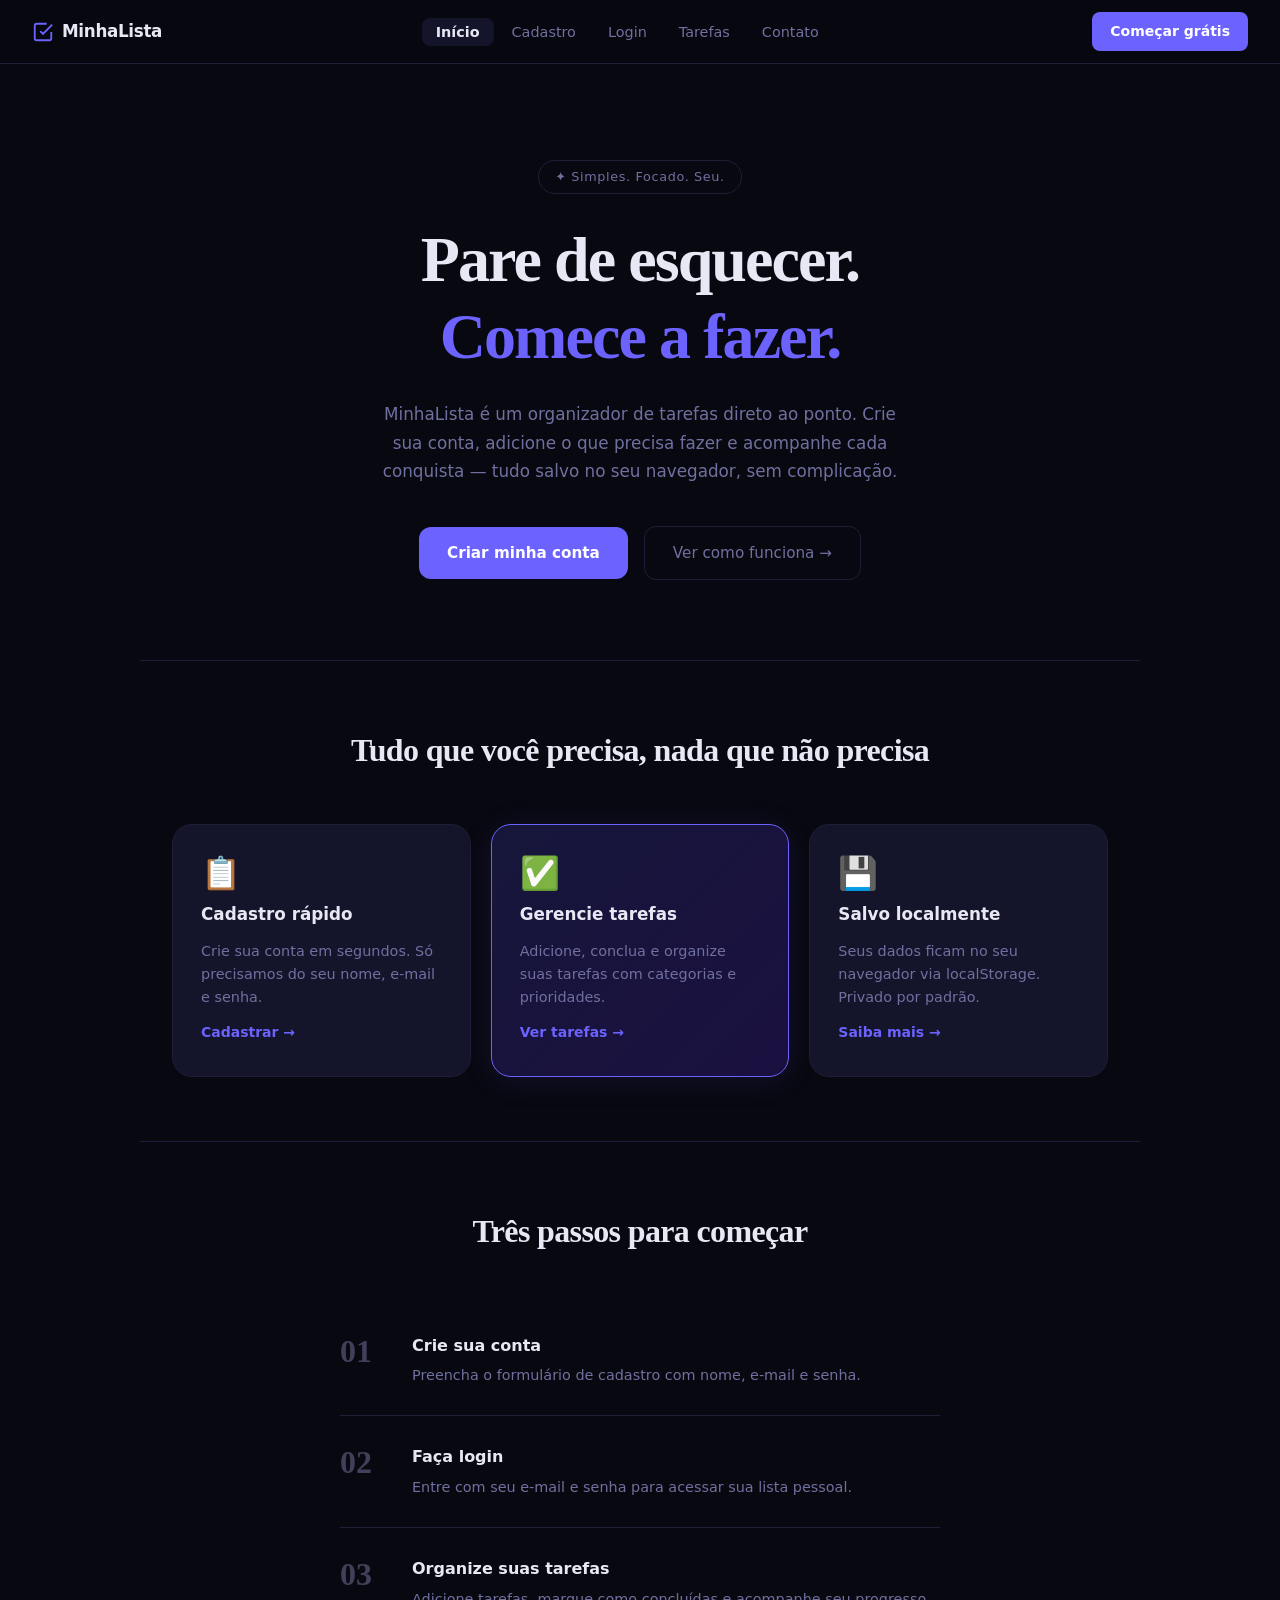
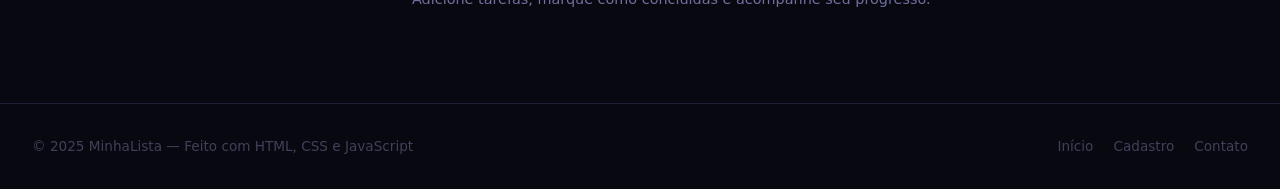
<file: index.html>
<!DOCTYPE html>
<html lang="pt-BR">
  <head>
    <meta charset="UTF-8" />
    <meta name="viewport" content="width=device-width, initial-scale=1.0" />
    <title>MinhaLista — Organize sua vida</title>
    <link rel="stylesheet" href="CSS/style.css" />
  </head>

  <body>

    <!--
      =============================================
      NAVBAR (barra de navegação)
      Fica no topo de TODAS as páginas.
      O <nav> é uma tag semântica: diz ao browser
      que este bloco é um menu de navegação.
      =============================================
    -->
    <nav class="navbar">

      <!-- Logo / nome do site -->
      <a href="index.html" class="nav-logo">
        <!-- Ícone SVG inline: não precisa de imagem externa -->
        <svg width="22" height="22" viewBox="0 0 24 24" fill="none" stroke="currentColor" stroke-width="2">
          <path d="M9 11l3 3L22 4"/>
          <path d="M21 12v7a2 2 0 01-2 2H5a2 2 0 01-2-2V5a2 2 0 012-2h11"/>
        </svg>
        MinhaLista
      </a>

      <!--
        Links de navegação.
        class="ativo" marca qual página está aberta —
        o CSS vai destacar esse link visualmente.
      -->
      <ul class="nav-links">
        <li><a href="index.html" class="ativo">Início</a></li>
        <li><a href="cadastro.html">Cadastro</a></li>
        <li><a href="login.html">Login</a></li>
        <li><a href="tarefas.html">Tarefas</a></li>
        <li><a href="contato.html">Contato</a></li>
      </ul>

      <!-- Botão de ação principal no canto direito -->
      <a href="cadastro.html" class="btn-nav">Começar grátis</a>

    </nav>


    <!--
      =============================================
      HERO SECTION
      A primeira coisa que o usuário vê.
      É o "cartão de visitas" do site.
      =============================================
    -->
    <section class="hero">

      <!-- Etiqueta decorativa acima do título -->
      <span class="hero-badge">✦ Simples. Focado. Seu.</span>

      <h1 class="hero-titulo">
        Pare de esquecer.<br/>
        <span class="destaque">Comece a fazer.</span>
      </h1>

      <p class="hero-descricao">
        MinhaLista é um organizador de tarefas direto ao ponto.
        Crie sua conta, adicione o que precisa fazer e acompanhe
        cada conquista — tudo salvo no seu navegador, sem complicação.
      </p>

      <!-- Dois botões: ação primária e secundária -->
      <div class="hero-acoes">
        <a href="cadastro.html" class="btn-primario">Criar minha conta</a>
        <a href="tarefas.html" class="btn-secundario">Ver como funciona →</a>
      </div>

    </section>


    <!--
      =============================================
      SEÇÃO DE FUNCIONALIDADES (Cards)
      Explica o que o site oferece.
      Usamos um grid de 3 colunas.
      =============================================
    -->
    <section class="funcionalidades">

      <h2 class="secao-titulo">Tudo que você precisa, nada que não precisa</h2>

      <!--
        O .grid-cards usa CSS Grid:
        diferente do Flexbox (1 dimensão),
        o Grid organiza em linhas E colunas ao mesmo tempo.
      -->
      <div class="grid-cards">

        <div class="card-feature">
          <div class="card-icone">📋</div>
          <h3>Cadastro rápido</h3>
          <p>Crie sua conta em segundos. Só precisamos do seu nome, e-mail e senha.</p>
          <a href="index.html" class="card-link">Cadastrar →</a>
        </div>

        <div class="card-feature destaque-card">
          <!-- class="destaque-card" deixa este card visualmente diferente -->
          <div class="card-icone">✅</div>
          <h3>Gerencie tarefas</h3>
          <p>Adicione, conclua e organize suas tarefas com categorias e prioridades.</p>
          <a href="tarefas.html" class="card-link">Ver tarefas →</a>
        </div>

        <div class="card-feature">
          <div class="card-icone">💾</div>
          <h3>Salvo localmente</h3>
          <p>Seus dados ficam no seu navegador via localStorage. Privado por padrão.</p>
          <a href="contato.html" class="card-link">Saiba mais →</a>
        </div>

      </div>
    </section>


    <!--
      =============================================
      SEÇÃO "COMO FUNCIONA" (passos numerados)
      =============================================
    -->
    <section class="como-funciona">

      <h2 class="secao-titulo">Três passos para começar</h2>

      <ol class="passos">
        <!--
          <ol> = ordered list (lista ordenada)
          <li> = list item (item da lista)
        -->
        <li class="passo">
          <span class="passo-num">01</span>
          <div>
            <h3>Crie sua conta</h3>
            <p>Preencha o formulário de cadastro com nome, e-mail e senha.</p>
          </div>
        </li>

        <li class="passo">
          <span class="passo-num">02</span>
          <div>
            <h3>Faça login</h3>
            <p>Entre com seu e-mail e senha para acessar sua lista pessoal.</p>
          </div>
        </li>

        <li class="passo">
          <span class="passo-num">03</span>
          <div>
            <h3>Organize suas tarefas</h3>
            <p>Adicione tarefas, marque como concluídas e acompanhe seu progresso.</p>
          </div>
        </li>
      </ol>

    </section>


    <!--
      =============================================
      FOOTER (rodapé)
      Aparece no final de todas as páginas.
      =============================================
    -->
    <footer class="footer">
      <p>© 2025 MinhaLista — Feito com HTML, CSS e JavaScript</p>
      <nav class="footer-links">
        <a href="index.html">Início</a>
        <a href="cadastro.html">Cadastro</a>
        <a href="contato.html">Contato</a>
      </nav>
    </footer>


    <script src="JavaScript/script.js"></script>
  </body>
</html>
</file>
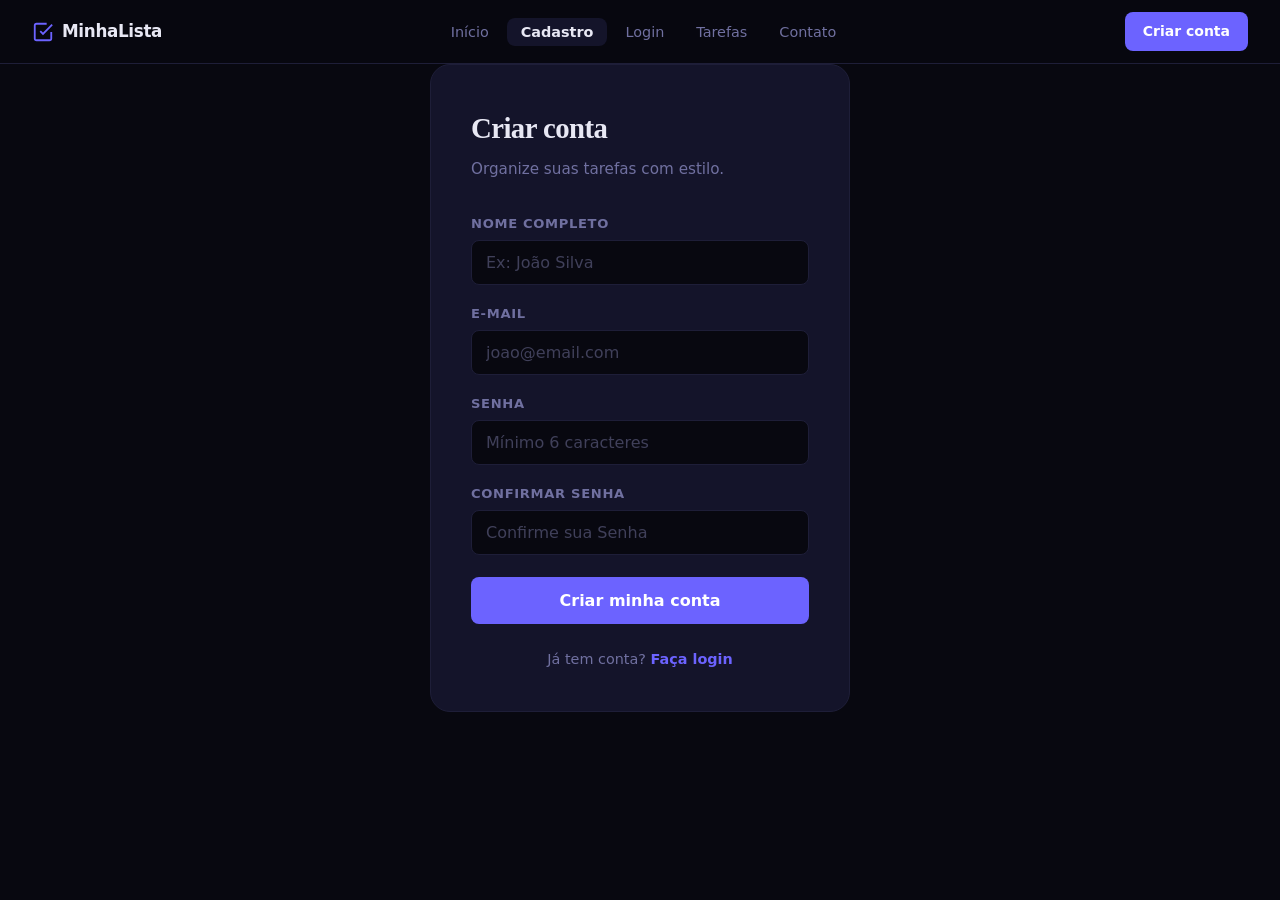
<file: cadastro.html>
<!DOCTYPE html>
<html lang="pt-BR">
  <head>
    <meta charset="UTF-8" />

    <meta name="viewport" content="width=device-width, initial-scale=1.0" />

    <title>Cadastro — MinhaLista</title>

    <link rel="stylesheet" href="CSS/style.css" />
  </head>

  <body>

    <nav class="navbar">

      <!--
        A logo agora é um <a href="index.html">.
        Qualquer elemento pode virar link — basta
        envolver com <a href="...">.
      -->
      <a href="index.html" class="nav-logo">
        <svg width="22" height="22" viewBox="0 0 24 24" fill="none"
             stroke="currentColor" stroke-width="2">
          <path d="M9 11l3 3L22 4"/>
          <path d="M21 12v7a2 2 0 01-2 2H5a2 2 0 01-2-2V5a2 2 0 012-2h11"/>
        </svg>
        MinhaLista
      </a>

      <ul class="nav-links">
        <li><a href="index.html">Início</a></li>
        <li><a href="cadastro.html">Cadastro</a></li>
        <li><a href="login.html">Login</a></li>
        <li><a href="tarefas.html">Tarefas</a></li>
        <li><a href="contato.html">Contato</a></li>
      </ul>

      <a href="cadastro.html" class="btn-nav">Criar conta</a>

    </nav>

    <main class="card">
      <h1>Criar conta</h1>

      <p class="subtitulo">Organize suas tarefas com estilo.</p>

      <form id="formCadastro">
        <div class="campo">
          <label for="nome">Nome completo</label>

          <input
            type="text"
            id="nome"
            name="nome"
            placeholder="Ex: João Silva"
            required
          />
        </div>

        <div class="campo">
          <label for="email">E-mail</label>
          <input
            type="email"
            id="email"
            name="email"
            placeholder="joao@email.com"
            required
          />
        </div>

        <div class="campo">
          <label for="senha">Senha</label>
          <input
            type="password"
            id="senha"
            name="senha"
            placeholder="Mínimo 6 caracteres"
            minlength="6"
            required
          />
        </div>
        
        <div class="campo">
            <label for="confirmar-senha">Confirmar Senha</label>
            <input 
                type="password" 
                id="confirmar-senha"
                name="confirmar-senha"
                placeholder="Confirme sua Senha"
                minlength="6"
                required
            />
        </div>

        <button type="submit">Criar minha conta</button>
      </form>

      <p class="rodape-form">
        Já tem conta?
        <a href="login.html">Faça login</a>
      </p>
    </main>

    <script src="JavaScript/script.js"></script>
  </body>
</html>
</file>
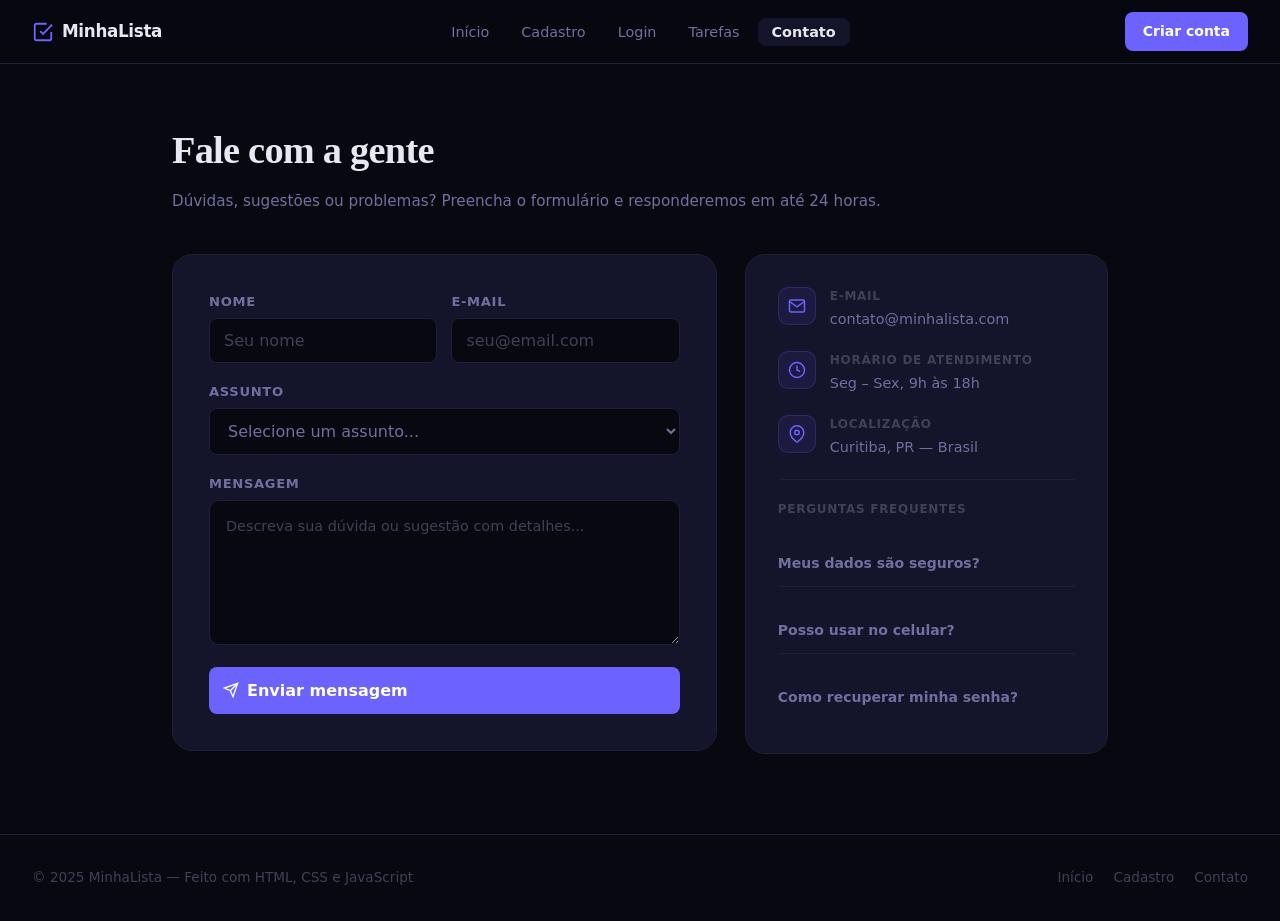
<file: contato.html>
<!DOCTYPE html>
<html lang="pt-BR">
  <head>
    <meta charset="UTF-8" />
    <meta name="viewport" content="width=device-width, initial-scale=1.0" />
    <title>Contato — MinhaLista</title>
    <link rel="stylesheet" href="CSS/style.css" />
  </head>

  <body>

    <nav class="navbar">
      <a href="index.html" class="nav-logo">
        <svg width="22" height="22" viewBox="0 0 24 24" fill="none"
             stroke="currentColor" stroke-width="2">
          <path d="M9 11l3 3L22 4"/>
          <path d="M21 12v7a2 2 0 01-2 2H5a2 2 0 01-2-2V5a2 2 0 012-2h11"/>
        </svg>
        MinhaLista
      </a>

      <ul class="nav-links">
        <li><a href="index.html">Início</a></li>
        <li><a href="cadastro.html">Cadastro</a></li>
        <li><a href="login.html">Login</a></li>
        <li><a href="tarefas.html">Tarefas</a></li>
        <li><a href="contato.html">Contato</a></li>
      </ul>

      <a href="cadastro.html" class="btn-nav">Criar conta</a>
    </nav>


    <main class="contato-main">

      <!-- CABEÇALHO DA PÁGINA -->
      <div class="contato-header">
        <h1 class="contato-titulo">Fale com a gente</h1>
        <p class="subtitulo">
          Dúvidas, sugestões ou problemas? Preencha o formulário
          e responderemos em até 24 horas.
        </p>
      </div>


      <!-- GRID: formulário à esquerda, informações à direita -->
      <div class="contato-grid">

        <!-- =============================================
             FORMULÁRIO DE CONTATO
             id="formContato" — o JS processa o envio.
             ============================================= -->
        <div class="contato-card">

          <!--
            Alerta de sucesso: oculto por padrão.
            O JS exibe após o "envio" do formulário.
          -->
          <div class="alerta-sucesso" id="alertaSucesso" style="display: none">
            <svg width="18" height="18" viewBox="0 0 24 24" fill="none"
                 stroke="currentColor" stroke-width="2.5">
              <polyline points="20 6 9 17 4 12"/>
            </svg>
            Mensagem enviada! Entraremos em contato em breve.
          </div>

          <form id="formContato">

            <!-- Linha com dois campos lado a lado -->
            <div class="contato-linha-dupla">
              <div class="campo">
                <label for="contatoNome">Nome</label>
                <input
                  type="text"
                  id="contatoNome"
                  placeholder="Seu nome"
                  required
                />
              </div>

              <div class="campo">
                <label for="contatoEmail">E-mail</label>
                <input
                  type="email"
                  id="contatoEmail"
                  placeholder="seu@email.com"
                  required
                />
              </div>
            </div>

            <div class="campo">
              <label for="contatoAssunto">Assunto</label>
              <!--
                <select> com categorias de assunto.
                Ajuda a organizar os chamados recebidos.
              -->
              <select id="contatoAssunto">
                <option value="">Selecione um assunto...</option>
                <option value="duvida">Dúvida geral</option>
                <option value="bug">Reportar um problema</option>
                <option value="sugestao">Sugestão de melhoria</option>
                <option value="outro">Outro</option>
              </select>
            </div>

            <div class="campo">
              <label for="contatoMensagem">Mensagem</label>
              <textarea
                id="contatoMensagem"
                rows="5"
                placeholder="Descreva sua dúvida ou sugestão com detalhes..."
                required
              ></textarea>
            </div>

            <button type="submit" class="btn-enviar">
              <svg width="16" height="16" viewBox="0 0 24 24" fill="none"
                   stroke="currentColor" stroke-width="2">
                <line x1="22" y1="2" x2="11" y2="13"/>
                <polygon points="22 2 15 22 11 13 2 9 22 2"/>
              </svg>
              Enviar mensagem
            </button>

          </form>

        </div>


        <!-- =============================================
             COLUNA DE INFORMAÇÕES
             Dados de contato e links úteis.
             ============================================= -->
        <aside class="contato-info">

          <!-- Cada bloco de informação -->
          <div class="info-bloco">
            <div class="info-icone">
              <svg width="18" height="18" viewBox="0 0 24 24" fill="none"
                   stroke="currentColor" stroke-width="2">
                <path d="M4 4h16c1.1 0 2 .9 2 2v12c0 1.1-.9 2-2 2H4c-1.1 0-2-.9-2-2V6c0-1.1.9-2 2-2z"/>
                <polyline points="22,6 12,13 2,6"/>
              </svg>
            </div>
            <div>
              <p class="info-titulo">E-mail</p>
              <p class="info-valor">contato@minhalista.com</p>
            </div>
          </div>

          <div class="info-bloco">
            <div class="info-icone">
              <svg width="18" height="18" viewBox="0 0 24 24" fill="none"
                   stroke="currentColor" stroke-width="2">
                <circle cx="12" cy="12" r="10"/>
                <polyline points="12 6 12 12 16 14"/>
              </svg>
            </div>
            <div>
              <p class="info-titulo">Horário de atendimento</p>
              <p class="info-valor">Seg – Sex, 9h às 18h</p>
            </div>
          </div>

          <div class="info-bloco">
            <div class="info-icone">
              <svg width="18" height="18" viewBox="0 0 24 24" fill="none"
                   stroke="currentColor" stroke-width="2">
                <path d="M21 10c0 7-9 13-9 13s-9-6-9-13a9 9 0 0118 0z"/>
                <circle cx="12" cy="10" r="3"/>
              </svg>
            </div>
            <div>
              <p class="info-titulo">Localização</p>
              <p class="info-valor">Curitiba, PR — Brasil</p>
            </div>
          </div>

          <!-- Divisor -->
          <hr class="detalhe-divisor" />

          <!-- FAQ rápido -->
          <p class="info-faq-titulo">Perguntas frequentes</p>

          <!--
            <details> + <summary>: elemento nativo do HTML para
            conteúdo expansível (accordion).
            Não precisa de JavaScript — o browser faz tudo.
          -->
          <details class="faq-item">
            <summary>Meus dados são seguros?</summary>
            <p>
              Todos os dados ficam salvos localmente no seu navegador
              via localStorage. Nada é enviado para servidores externos.
            </p>
          </details>

          <details class="faq-item">
            <summary>Posso usar no celular?</summary>
            <p>
              Sim! O MinhaLista é responsivo e funciona bem em
              qualquer tamanho de tela.
            </p>
          </details>

          <details class="faq-item">
            <summary>Como recuperar minha senha?</summary>
            <p>
              Como os dados são locais, não há recuperação automática.
              Se esqueceu a senha, entre em contato conosco.
            </p>
          </details>

        </aside>

      </div>

    </main>


    <!-- FOOTER -->
    <footer class="footer">
      <p>© 2025 MinhaLista — Feito com HTML, CSS e JavaScript</p>
      <nav class="footer-links">
        <a href="index.html">Início</a>
        <a href="cadastro.html">Cadastro</a>
        <a href="contato.html">Contato</a>
      </nav>
    </footer>


    <script src="JavaScript/script.js"></script>
  </body>
</html>
</file>
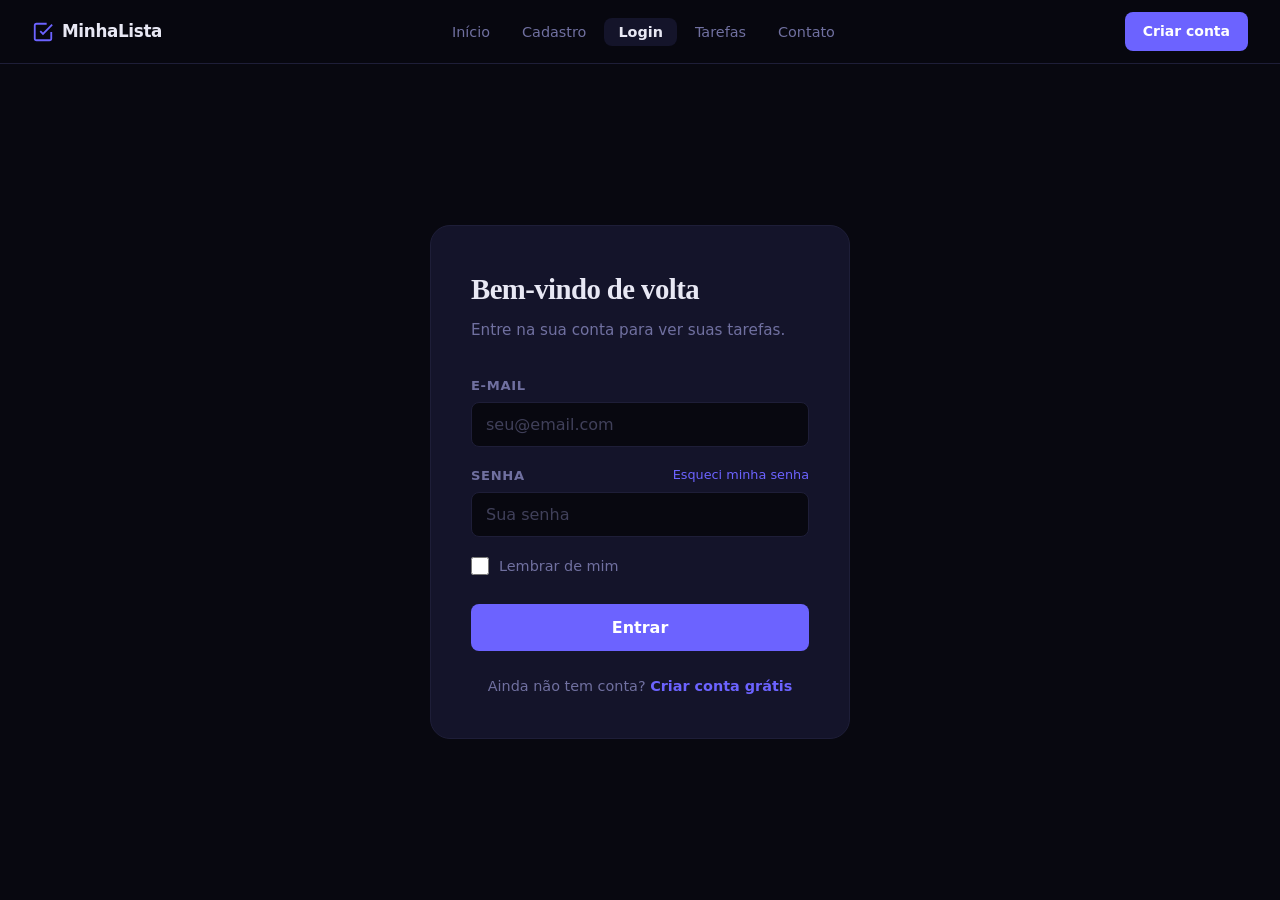
<file: detalhes.html>
<!DOCTYPE html>
<html lang="pt-BR">
  <head>
    <meta charset="UTF-8" />
    <meta name="viewport" content="width=device-width, initial-scale=1.0" />
    <title>Detalhes da Tarefa — MinhaLista</title>
    <link rel="stylesheet" href="CSS/style.css" />
  </head>

  <body>

    <nav class="navbar">
      <a href="index.html" class="nav-logo">
        <svg width="22" height="22" viewBox="0 0 24 24" fill="none"
             stroke="currentColor" stroke-width="2">
          <path d="M9 11l3 3L22 4"/>
          <path d="M21 12v7a2 2 0 01-2 2H5a2 2 0 01-2-2V5a2 2 0 012-2h11"/>
        </svg>
        MinhaLista
      </a>

      <ul class="nav-links">
        <li><a href="index.html">Início</a></li>
        <li><a href="cadastro.html">Cadastro</a></li>
        <li><a href="login.html">Login</a></li>
        <li><a href="tarefas.html">Tarefas</a></li>
        <li><a href="contato.html">Contato</a></li>
      </ul>

      <button class="btn-nav btn-sair" id="btnSair">Sair</button>
    </nav>


    <main class="detalhe-main">

      <!--
        BOTÃO VOLTAR
        <a> estilizado como botão, leva de volta para tarefas.html.
        Útil para o usuário não precisar usar o botão do navegador.
      -->
      <a href="tarefas.html" class="btn-voltar">
        <!-- Seta para esquerda em SVG -->
        <svg width="16" height="16" viewBox="0 0 24 24" fill="none"
             stroke="currentColor" stroke-width="2">
          <polyline points="15 18 9 12 15 6"/>
        </svg>
        Voltar para tarefas
      </a>


      <!--
        CARD DE DETALHES
        id="detalheCard": o JS vai preencher este bloco
        com os dados da tarefa selecionada.
        Começa oculto — só aparece após o JS carregar os dados.
      -->
      <div class="detalhe-card" id="detalheCard" style="display: none">

        <!-- Cabeçalho: badge de prioridade + status -->
        <div class="detalhe-topo">
          <!--
            id="detalhePrioridade": o JS injeta a classe
            de cor correta (prioridade-normal, etc.)
          -->
          <span class="tarefa-prioridade" id="detalhePrioridade"></span>
          <span class="detalhe-status" id="detalheStatus"></span>
        </div>

        <!-- Título da tarefa -->
        <h1 class="detalhe-titulo" id="detalheTitulo"></h1>

        <!-- Meta-informações em linha -->
        <div class="detalhe-meta">
          <span class="meta-item">
            <!-- Ícone calendário -->
            <svg width="14" height="14" viewBox="0 0 24 24" fill="none"
                 stroke="currentColor" stroke-width="2">
              <rect x="3" y="4" width="18" height="18" rx="2"/>
              <line x1="16" y1="2" x2="16" y2="6"/>
              <line x1="8" y1="2" x2="8" y2="6"/>
              <line x1="3" y1="10" x2="21" y2="10"/>
            </svg>
            Criada em <strong id="detalheCriadaEm"></strong>
          </span>

          <span class="meta-item">
            <!-- Ícone ID -->
            <svg width="14" height="14" viewBox="0 0 24 24" fill="none"
                 stroke="currentColor" stroke-width="2">
              <circle cx="12" cy="12" r="10"/>
              <line x1="12" y1="8" x2="12" y2="12"/>
              <line x1="12" y1="16" x2="12.01" y2="16"/>
            </svg>
            ID: <strong id="detalheId"></strong>
          </span>
        </div>

        <!-- Separador visual -->
        <hr class="detalhe-divisor" />

        <!--
          SEÇÃO DE ANOTAÇÕES
          Campo de texto livre para o usuário escrever mais sobre a tarefa.
          O conteúdo é salvo no localStorage junto com a tarefa.
        -->
        <div class="detalhe-secao">
          <label for="detalheAnotacoes" class="detalhe-secao-titulo">
            <!-- Ícone lápis -->
            <svg width="14" height="14" viewBox="0 0 24 24" fill="none"
                 stroke="currentColor" stroke-width="2">
              <path d="M11 4H4a2 2 0 00-2 2v14a2 2 0 002 2h14a2 2 0 002-2v-7"/>
              <path d="M18.5 2.5a2.121 2.121 0 013 3L12 15l-4 1 1-4 9.5-9.5z"/>
            </svg>
            Anotações
          </label>
          <!--
            <textarea>: campo de texto de múltiplas linhas.
            rows="5" define a altura inicial visível.
            resize: vertical no CSS permite redimensionar só verticalmente.
          -->
          <textarea
            id="detalheAnotacoes"
            rows="5"
            placeholder="Adicione detalhes, links, observações..."
          ></textarea>
        </div>


        <!-- AÇÕES: botões de concluir e deletar -->
        <div class="detalhe-acoes">

          <!--
            Botão de concluir/reabrir.
            O JS troca o texto e a aparência conforme o estado.
          -->
          <button class="btn-concluir" id="btnConcluir">
            <svg width="16" height="16" viewBox="0 0 24 24" fill="none"
                 stroke="currentColor" stroke-width="2.5">
              <polyline points="20 6 9 17 4 12"/>
            </svg>
            Marcar como concluída
          </button>

          <!-- Botão salvar anotações -->
          <button class="btn-salvar-notas" id="btnSalvarNotas">
            <svg width="16" height="16" viewBox="0 0 24 24" fill="none"
                 stroke="currentColor" stroke-width="2">
              <path d="M19 21H5a2 2 0 01-2-2V5a2 2 0 012-2h11l5 5v11a2 2 0 01-2 2z"/>
              <polyline points="17 21 17 13 7 13 7 21"/>
              <polyline points="7 3 7 8 15 8"/>
            </svg>
            Salvar anotações
          </button>

          <!-- Botão deletar — separado visualmente pois é destrutivo -->
          <button class="btn-deletar-detalhe" id="btnDeletarDetalhe">
            <svg width="16" height="16" viewBox="0 0 24 24" fill="none"
                 stroke="currentColor" stroke-width="2">
              <polyline points="3 6 5 6 21 6"/>
              <path d="M19 6l-1 14H6L5 6"/>
              <path d="M10 11v6M14 11v6"/>
            </svg>
            Deletar tarefa
          </button>

        </div>

      </div>


      <!--
        ESTADO DE ERRO
        Mostrado quando nenhuma tarefa foi encontrada.
        Começa oculto — o JS exibe se necessário.
      -->
      <div class="detalhe-erro" id="detalheErro" style="display: none">
        <span class="estado-vazio-icone">🔍</span>
        <p>Tarefa não encontrada.</p>
        <a href="tarefas.html" class="btn-primario" style="margin-top: 16px; display: inline-block">
          Ver todas as tarefas
        </a>
      </div>

    </main>


    <script src="JavaScript/script.js"></script>
  </body>
</html>
</file>
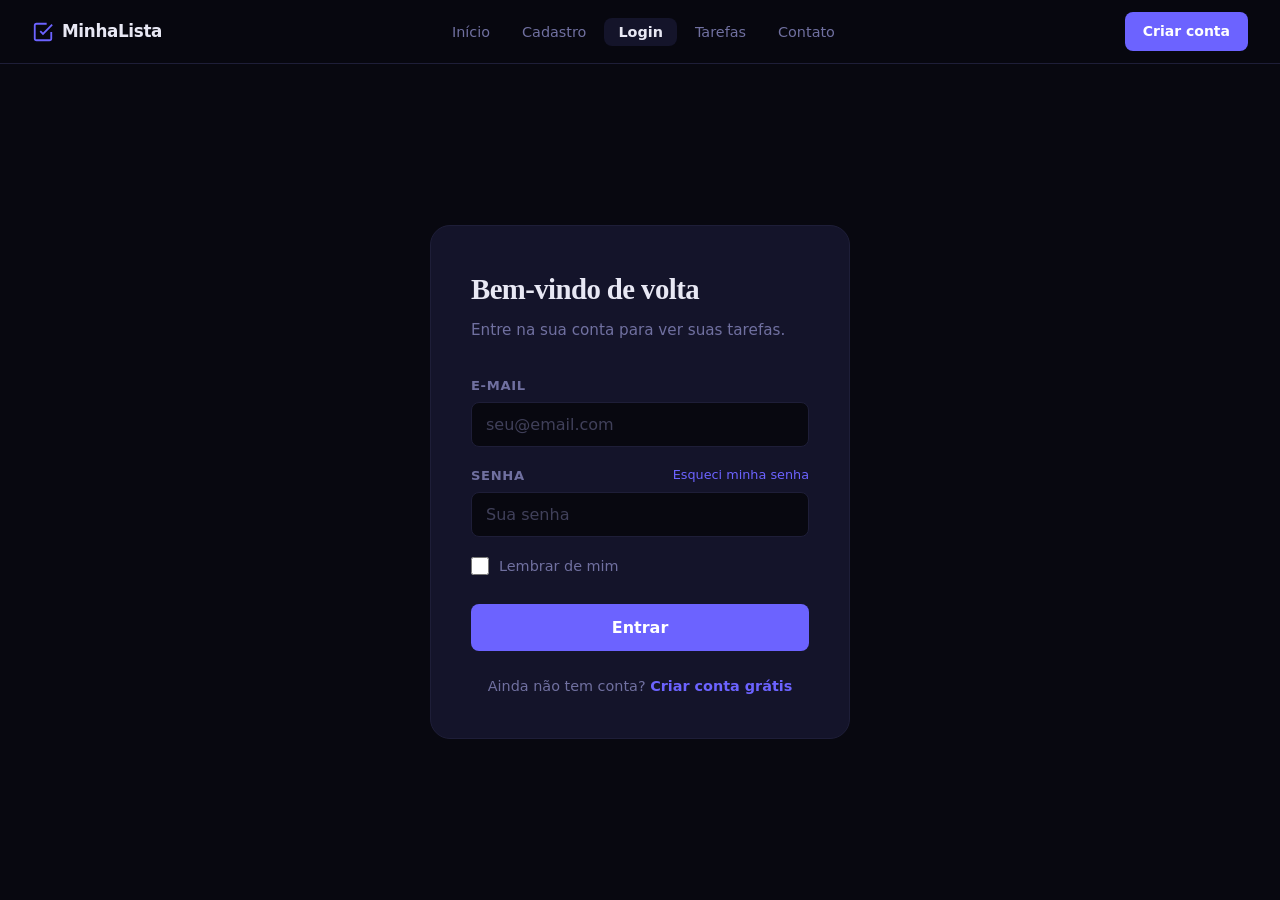
<file: login.html>
<!DOCTYPE html>
<html lang="pt-BR">
  <head>
    <meta charset="UTF-8" />
    <meta name="viewport" content="width=device-width, initial-scale=1.0" />
    <title>Login — MinhaLista</title>
    <link rel="stylesheet" href="CSS/style.css" />
  </head>

  <body>

    <!--
      =============================================
      NAVBAR
      Igual à index.html — o link "ativo" muda por JS.
      A logo é um link para a página inicial (index.html).
      =============================================
    -->
    <nav class="navbar">

      <!--
        A logo agora é um <a href="index.html">.
        Qualquer elemento pode virar link — basta
        envolver com <a href="...">.
      -->
      <a href="index.html" class="nav-logo">
        <svg width="22" height="22" viewBox="0 0 24 24" fill="none"
             stroke="currentColor" stroke-width="2">
          <path d="M9 11l3 3L22 4"/>
          <path d="M21 12v7a2 2 0 01-2 2H5a2 2 0 01-2-2V5a2 2 0 012-2h11"/>
        </svg>
        MinhaLista
      </a>

      <ul class="nav-links">
        <li><a href="index.html">Início</a></li>
        <li><a href="cadastro.html">Cadastro</a></li>
        <li><a href="login.html">Login</a></li>
        <li><a href="tarefas.html">Tarefas</a></li>
        <li><a href="contato.html">Contato</a></li>
      </ul>

      <a href="cadastro.html" class="btn-nav">Criar conta</a>

    </nav>


    <!--
      =============================================
      CONTEÚDO PRINCIPAL
      .pagina-form centraliza o card na tela.
      Definido no CSS/style.css.
      =============================================
    -->
    <main class="pagina-form">

      <div class="card">

        <h1>Bem-vindo de volta</h1>
        <p class="subtitulo">Entre na sua conta para ver suas tarefas.</p>

        <!--
          FORMULÁRIO DE LOGIN
          id="formLogin" — o script.js vai identificar
          este formulário pelo ID e adicionar o evento.
        -->
        <form id="formLogin">

          <div class="campo">
            <label for="email">E-mail</label>
            <input
              type="email"
              id="email"
              name="email"
              placeholder="seu@email.com"
              required
              autocomplete="email"
            />
            <!--
              autocomplete="email": diz ao navegador que
              pode sugerir e-mails já usados antes.
            -->
          </div>

          <div class="campo">
            <label for="senha">
              Senha
              <!--
                Link "Esqueci" alinhado à direita do label.
                É um link que no futuro levaria a outra página.
              -->
              <a href="#" class="label-link">Esqueci minha senha</a>
            </label>
            <input
              type="password"
              id="senha"
              name="senha"
              placeholder="Sua senha"
              required
              autocomplete="current-password"
            />
          </div>

          <!--
            CHECKBOX "lembrar de mim"
            Introduz o tipo input diferente: checkbox.
            .campo-inline usa flex em linha (não coluna).
          -->
          <div class="campo-inline">
            <input type="checkbox" id="lembrar" name="lembrar" />
            <!--
              O label abaixo está FORA do .campo normal.
              O "for" ainda vincula ao checkbox pelo id.
            -->
            <label for="lembrar" class="label-checkbox">
              Lembrar de mim
            </label>
          </div>

          <button type="submit">Entrar</button>

        </form>

        <!-- Rodapé do card: link para cadastro -->
        <p class="rodape-form">
          Ainda não tem conta?
          <a href="cadastro.html">Criar conta grátis</a>
        </p>

      </div>

    </main>


    <!--
      Caminho atualizado: JavaScript/script.js
      O script fica no final do body — garante que
      todo o HTML acima já foi lido pelo browser.
    -->
    <script src="JavaScript/script.js"></script>
  </body>
</html>
</file>
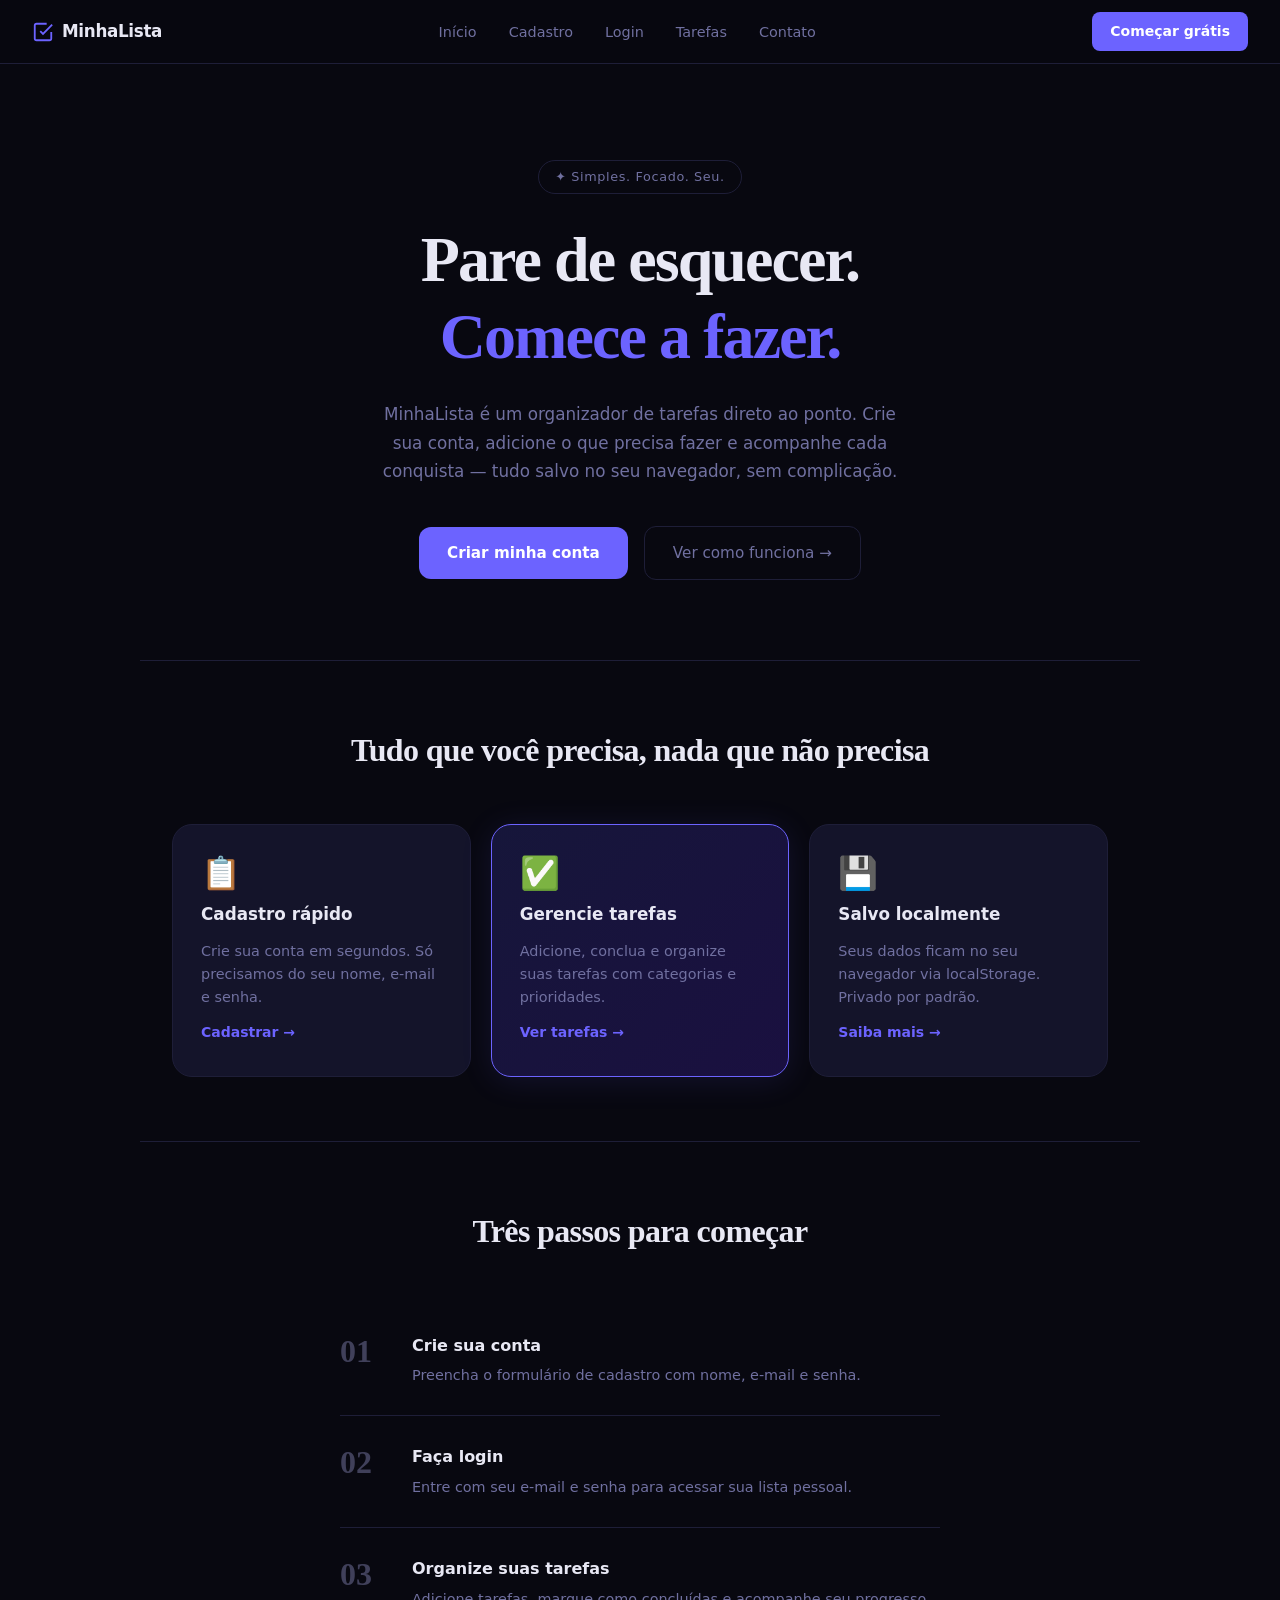
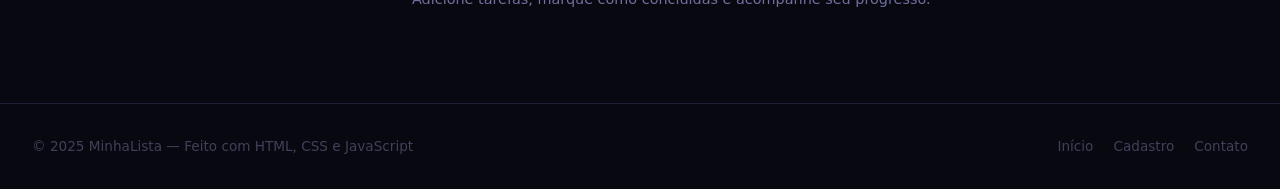
<file: main.html>
<!DOCTYPE html>
<html lang="pt-BR">
  <head>
    <meta charset="UTF-8" />
    <meta name="viewport" content="width=device-width, initial-scale=1.0" />
    <title>MinhaLista — Organize sua vida</title>
    <link rel="stylesheet" href="CSS/style.css" />
  </head>

  <body>

    <!--
      =============================================
      NAVBAR (barra de navegação)
      Fica no topo de TODAS as páginas.
      O <nav> é uma tag semântica: diz ao browser
      que este bloco é um menu de navegação.
      =============================================
    -->
    <nav class="navbar">

      <!-- Logo / nome do site -->
      <a href="main.html" class="nav-logo">
        <!-- Ícone SVG inline: não precisa de imagem externa -->
        <svg width="22" height="22" viewBox="0 0 24 24" fill="none" stroke="currentColor" stroke-width="2">
          <path d="M9 11l3 3L22 4"/>
          <path d="M21 12v7a2 2 0 01-2 2H5a2 2 0 01-2-2V5a2 2 0 012-2h11"/>
        </svg>
        MinhaLista
      </a>

      <!--
        Links de navegação.
        class="ativo" marca qual página está aberta —
        o CSS vai destacar esse link visualmente.
      -->
      <ul class="nav-links">
        <li><a href="home.html" class="ativo">Início</a></li>
        <li><a href="cadastro.html">Cadastro</a></li>
        <li><a href="login.html">Login</a></li>
        <li><a href="tarefas.html">Tarefas</a></li>
        <li><a href="contato.html">Contato</a></li>
      </ul>

      <!-- Botão de ação principal no canto direito -->
      <a href="index.html" class="btn-nav">Começar grátis</a>

    </nav>


    <!--
      =============================================
      HERO SECTION
      A primeira coisa que o usuário vê.
      É o "cartão de visitas" do site.
      =============================================
    -->
    <section class="hero">

      <!-- Etiqueta decorativa acima do título -->
      <span class="hero-badge">✦ Simples. Focado. Seu.</span>

      <h1 class="hero-titulo">
        Pare de esquecer.<br/>
        <span class="destaque">Comece a fazer.</span>
      </h1>

      <p class="hero-descricao">
        MinhaLista é um organizador de tarefas direto ao ponto.
        Crie sua conta, adicione o que precisa fazer e acompanhe
        cada conquista — tudo salvo no seu navegador, sem complicação.
      </p>

      <!-- Dois botões: ação primária e secundária -->
      <div class="hero-acoes">
        <a href="index.html" class="btn-primario">Criar minha conta</a>
        <a href="tarefas.html" class="btn-secundario">Ver como funciona →</a>
      </div>

    </section>


    <!--
      =============================================
      SEÇÃO DE FUNCIONALIDADES (Cards)
      Explica o que o site oferece.
      Usamos um grid de 3 colunas.
      =============================================
    -->
    <section class="funcionalidades">

      <h2 class="secao-titulo">Tudo que você precisa, nada que não precisa</h2>

      <!--
        O .grid-cards usa CSS Grid:
        diferente do Flexbox (1 dimensão),
        o Grid organiza em linhas E colunas ao mesmo tempo.
      -->
      <div class="grid-cards">

        <div class="card-feature">
          <div class="card-icone">📋</div>
          <h3>Cadastro rápido</h3>
          <p>Crie sua conta em segundos. Só precisamos do seu nome, e-mail e senha.</p>
          <a href="index.html" class="card-link">Cadastrar →</a>
        </div>

        <div class="card-feature destaque-card">
          <!-- class="destaque-card" deixa este card visualmente diferente -->
          <div class="card-icone">✅</div>
          <h3>Gerencie tarefas</h3>
          <p>Adicione, conclua e organize suas tarefas com categorias e prioridades.</p>
          <a href="tarefas.html" class="card-link">Ver tarefas →</a>
        </div>

        <div class="card-feature">
          <div class="card-icone">💾</div>
          <h3>Salvo localmente</h3>
          <p>Seus dados ficam no seu navegador via localStorage. Privado por padrão.</p>
          <a href="contato.html" class="card-link">Saiba mais →</a>
        </div>

      </div>
    </section>


    <!--
      =============================================
      SEÇÃO "COMO FUNCIONA" (passos numerados)
      =============================================
    -->
    <section class="como-funciona">

      <h2 class="secao-titulo">Três passos para começar</h2>

      <ol class="passos">
        <!--
          <ol> = ordered list (lista ordenada)
          <li> = list item (item da lista)
        -->
        <li class="passo">
          <span class="passo-num">01</span>
          <div>
            <h3>Crie sua conta</h3>
            <p>Preencha o formulário de cadastro com nome, e-mail e senha.</p>
          </div>
        </li>

        <li class="passo">
          <span class="passo-num">02</span>
          <div>
            <h3>Faça login</h3>
            <p>Entre com seu e-mail e senha para acessar sua lista pessoal.</p>
          </div>
        </li>

        <li class="passo">
          <span class="passo-num">03</span>
          <div>
            <h3>Organize suas tarefas</h3>
            <p>Adicione tarefas, marque como concluídas e acompanhe seu progresso.</p>
          </div>
        </li>
      </ol>

    </section>


    <!--
      =============================================
      FOOTER (rodapé)
      Aparece no final de todas as páginas.
      =============================================
    -->
    <footer class="footer">
      <p>© 2025 MinhaLista — Feito com HTML, CSS e JavaScript</p>
      <nav class="footer-links">
        <a href="home.html">Início</a>
        <a href="index.html">Cadastro</a>
        <a href="contato.html">Contato</a>
      </nav>
    </footer>


    <script src="JavaScript/script.js"></script>
  </body>
</html>
</file>
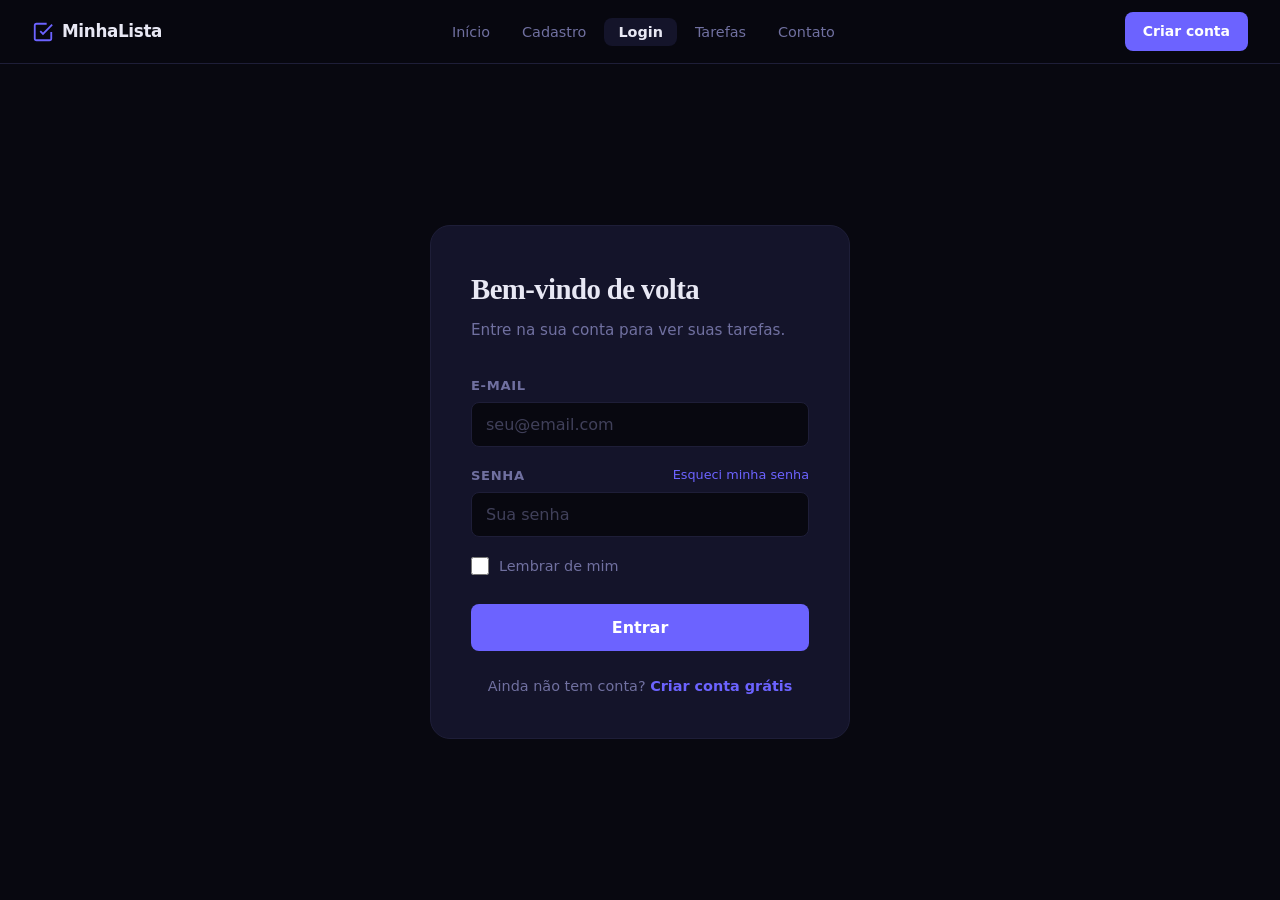
<file: tarefas.html>
<!DOCTYPE html>
<html lang="pt-BR">
  <head>
    <meta charset="UTF-8" />
    <meta name="viewport" content="width=device-width, initial-scale=1.0" />
    <title>Minhas Tarefas — MinhaLista</title>
    <link rel="stylesheet" href="CSS/style.css" />
  </head>

  <body>

    <nav class="navbar">
      <a href="index.html" class="nav-logo">
        <svg width="22" height="22" viewBox="0 0 24 24" fill="none"
             stroke="currentColor" stroke-width="2">
          <path d="M9 11l3 3L22 4"/>
          <path d="M21 12v7a2 2 0 01-2 2H5a2 2 0 01-2-2V5a2 2 0 012-2h11"/>
        </svg>
        MinhaLista
      </a>

      <ul class="nav-links">
        <li><a href="index.html">Início</a></li>
        <li><a href="cadastro.html">Cadastro</a></li>
        <li><a href="login.html">Login</a></li>
        <li><a href="tarefas.html">Tarefas</a></li>
        <li><a href="contato.html">Contato</a></li>
      </ul>

      <button class="btn-nav btn-sair" id="btnSair">Sair</button>
    </nav>


    <!-- CABEÇALHO: saudação + filtros -->
    <header class="tarefas-header">
      <div class="tarefas-header-texto">
        <h1 id="saudacao">Minhas Tarefas</h1>
        <p class="subtitulo" id="resumo">Carregando suas tarefas...</p>
      </div>

      <div class="filtros">
        <button class="btn-filtro filtro-ativo" data-filtro="todas">Todas</button>
        <button class="btn-filtro" data-filtro="pendentes">Pendentes</button>
        <button class="btn-filtro" data-filtro="concluidas">Concluídas</button>
      </div>
    </header>


    <!-- =============================================
         FORMULÁRIO DE NOVA TAREFA
         Redesenhado: campos em duas linhas.
         Linha 1 → nome da tarefa (largura total)
         Linha 2 → prioridade + botão menor
         ============================================= -->
    <section class="nova-tarefa-secao">
      <form id="formTarefa" class="nova-tarefa-form">

        <!--
          LINHA 1: campo de nome da tarefa
          Label + input em coluna (empilhados).
        -->
        <div class="nt-linha nt-linha-nome">
          <label for="inputTarefa" class="nt-label">Nome da tarefa</label>
          <input
            type="text"
            id="inputTarefa"
            name="inputTarefa"
            placeholder="Ex: Estudar JavaScript por 1 hora"
            autocomplete="off"
            maxlength="120"
          />
        </div>

        <!--
          LINHA 2: prioridade + botão lado a lado
          display: flex no CSS alinha horizontalmente.
        -->
        <div class="nt-linha nt-linha-acoes">
          <div class="nt-select-wrap">
            <label for="selectPrioridade" class="nt-label">Prioridade</label>
            <!--
              O <select> está DENTRO do <form>.
              Isso é essencial: campos fora do form
              não são enviados com o submit.
            -->
            <select id="selectPrioridade" name="selectPrioridade">
              <option value="normal">🟢 Normal</option>
              <option value="importante">🟡 Importante</option>
              <option value="urgente">🔴 Urgente</option>
            </select>
          </div>

          <!--
            Botão menor: só ícone "+" + texto curto.
            Sem padding excessivo, tamanho compacto.
          -->
          <button type="submit" class="btn-adicionar">
            <svg width="15" height="15" viewBox="0 0 24 24" fill="none"
                 stroke="currentColor" stroke-width="3">
              <line x1="12" y1="5" x2="12" y2="19"/>
              <line x1="5" y1="12" x2="19" y2="12"/>
            </svg>
            Adicionar
          </button>
        </div>

      </form>
    </section>


    <!-- LISTA DE TAREFAS -->
    <main class="tarefas-main">

      <div class="estado-vazio" id="estadoVazio">
        <span class="estado-vazio-icone">📋</span>
        <p>Nenhuma tarefa ainda.</p>
        <p class="estado-vazio-dica">Use o formulário acima para adicionar sua primeira tarefa.</p>
      </div>

      <ul id="listaTarefas" class="lista-tarefas"></ul>

    </main>


    <!-- FOOTER FIXO -->
    <footer class="tarefas-footer" id="tarefasFooter" style="display:none">
      <span id="contadorPendentes">0 tarefas pendentes</span>
      <button class="btn-limpar" id="btnLimparConcluidas">Limpar concluídas</button>
    </footer>


    <script src="JavaScript/script.js"></script>
  </body>
</html>
</file>
<file: CSS/style.css>
/* =============================================
   VARIÁVEIS GLOBAIS (Custom Properties)
   Definidas em :root = disponíveis em TODO o CSS.
   Mude uma variável e muda em todo o site.
   ============================================= */
:root {
  --cor-fundo: #080810;
  --cor-superficie: #10101e;
  --cor-card: #14142a;
  --cor-borda: #1e1e38;
  --cor-primaria: #6c63ff;
  --cor-primaria-brilho: #8b83ff;
  --cor-acento: #ff6b9d;
  --cor-texto: #e8e8f4;
  --cor-texto-suave: #7070a0;
  --cor-texto-muted: #40405a;

  --fonte-display: 'Georgia', serif;
  --fonte-corpo: 'Segoe UI', system-ui, sans-serif;

  --raio: 12px;
  --raio-grande: 20px;
  --sombra: 0 4px 32px rgba(108, 99, 255, 0.12);
  --transicao: 0.22s ease;

  --largura-max: 1000px;
}

/* =============================================
   RESET & BASE
   ============================================= */
*, *::before, *::after {
  margin: 0;
  padding: 0;
  box-sizing: border-box;
}

html {
  scroll-behavior: smooth;
}

body {
  background-color: var(--cor-fundo);
  color: var(--cor-texto);
  font-family: var(--fonte-corpo);
  font-size: 1rem;
  line-height: 1.6;
  min-height: 100vh;
}

a {
  color: inherit;
  text-decoration: none;
}

ul, ol {
  list-style: none;
}

/* =============================================
   NAVBAR
   ============================================= */
.navbar {
  position: sticky;
  top: 0;
  z-index: 100;

  display: flex;
  align-items: center;
  justify-content: space-between;
  gap: 24px;

  padding: 0 32px;
  height: 64px;

  background: rgba(8, 8, 16, 0.85);
  backdrop-filter: blur(12px);
  border-bottom: 1px solid var(--cor-borda);
}

.nav-logo {
  display: flex;
  align-items: center;
  gap: 8px;
  font-weight: 700;
  font-size: 1.05rem;
  color: var(--cor-texto);
  letter-spacing: -0.02em;
  flex-shrink: 0;
  transition: opacity var(--transicao);
}

.nav-logo:hover {
  opacity: 0.8;
}

.nav-logo svg {
  color: var(--cor-primaria);
}

.nav-links {
  display: flex;
  align-items: center;
  gap: 4px;
  flex: 1;
  justify-content: center;
}

.nav-links a {
  padding: 6px 14px;
  border-radius: 8px;
  font-size: 0.9rem;
  color: var(--cor-texto-suave);
  transition: color var(--transicao), background var(--transicao);
}

.nav-links a:hover {
  color: var(--cor-texto);
  background: var(--cor-borda);
}

.nav-links a.ativo {
  color: var(--cor-texto);
  background: var(--cor-card);
  font-weight: 600;
}

.btn-nav {
  flex-shrink: 0;
  padding: 8px 18px;
  background: var(--cor-primaria);
  color: white;
  border-radius: 8px;
  font-size: 0.875rem;
  font-weight: 600;
  transition: background var(--transicao), transform var(--transicao);
}

.btn-nav:hover {
  background: var(--cor-primaria-brilho);
  transform: translateY(-1px);
}

/* =============================================
   HERO SECTION (index.html)
   ============================================= */
.hero {
  max-width: var(--largura-max);
  margin: 0 auto;
  padding: 96px 32px 80px;
  text-align: center;
}

.hero-badge {
  display: inline-block;
  padding: 6px 16px;
  border: 1px solid var(--cor-borda);
  border-radius: 999px;
  font-size: 0.8rem;
  color: var(--cor-texto-suave);
  letter-spacing: 0.05em;
  margin-bottom: 28px;
}

.hero-titulo {
  font-family: var(--fonte-display);
  font-size: clamp(2.4rem, 6vw, 4rem);
  font-weight: 700;
  line-height: 1.2;
  letter-spacing: -0.03em;
  margin-bottom: 24px;
  color: var(--cor-texto);
}

.destaque {
  color: var(--cor-primaria);
}

.hero-descricao {
  max-width: 520px;
  margin: 0 auto 40px;
  color: var(--cor-texto-suave);
  font-size: 1.05rem;
  line-height: 1.7;
}

.hero-acoes {
  display: flex;
  justify-content: center;
  align-items: center;
  gap: 16px;
  flex-wrap: wrap;
}

.btn-primario {
  display: inline-block;
  padding: 14px 28px;
  background: var(--cor-primaria);
  color: white;
  border-radius: var(--raio);
  font-weight: 700;
  font-size: 0.95rem;
  transition: background var(--transicao), transform var(--transicao);
}

.btn-primario:hover {
  background: var(--cor-primaria-brilho);
  transform: translateY(-2px);
}

.btn-secundario {
  display: inline-block;
  padding: 14px 28px;
  border: 1px solid var(--cor-borda);
  color: var(--cor-texto-suave);
  border-radius: var(--raio);
  font-size: 0.95rem;
  transition: border-color var(--transicao), color var(--transicao);
}

.btn-secundario:hover {
  border-color: var(--cor-primaria);
  color: var(--cor-texto);
}

/* =============================================
   SEÇÃO DE FUNCIONALIDADES (index.html)
   ============================================= */
.funcionalidades {
  max-width: var(--largura-max);
  margin: 0 auto;
  padding: 64px 32px;
  border-top: 1px solid var(--cor-borda);
}

.secao-titulo {
  font-family: var(--fonte-display);
  font-size: clamp(1.4rem, 3vw, 2rem);
  font-weight: 700;
  letter-spacing: -0.02em;
  text-align: center;
  margin-bottom: 48px;
  color: var(--cor-texto);
}

.grid-cards {
  display: grid;
  grid-template-columns: repeat(3, 1fr);
  gap: 20px;
}

.card-feature {
  background: var(--cor-card);
  border: 1px solid var(--cor-borda);
  border-radius: var(--raio-grande);
  padding: 32px 28px;
  display: flex;
  flex-direction: column;
  gap: 12px;
  transition: border-color var(--transicao), transform var(--transicao);
}

.card-feature:hover {
  border-color: var(--cor-primaria);
  transform: translateY(-4px);
}

.destaque-card {
  background: linear-gradient(135deg, #16163a, #1a1040);
  border-color: var(--cor-primaria);
  box-shadow: var(--sombra);
}

.card-icone {
  font-size: 2rem;
  line-height: 1;
}

.card-feature h3 {
  font-size: 1.05rem;
  font-weight: 700;
  color: var(--cor-texto);
}

.card-feature p {
  font-size: 0.9rem;
  color: var(--cor-texto-suave);
  line-height: 1.6;
  flex: 1;
}

.card-link {
  font-size: 0.875rem;
  font-weight: 600;
  color: var(--cor-primaria);
  transition: color var(--transicao);
}

.card-link:hover {
  color: var(--cor-primaria-brilho);
}

/* =============================================
   SEÇÃO "COMO FUNCIONA" (index.html)
   ============================================= */
.como-funciona {
  max-width: var(--largura-max);
  margin: 0 auto;
  padding: 64px 32px;
  border-top: 1px solid var(--cor-borda);
}

.passos {
  display: flex;
  flex-direction: column;
  gap: 0;
  max-width: 600px;
  margin: 0 auto;
}

.passo {
  display: flex;
  align-items: flex-start;
  gap: 24px;
  padding: 28px 0;
  border-bottom: 1px solid var(--cor-borda);
}

.passo:last-child {
  border-bottom: none;
}

.passo-num {
  font-family: var(--fonte-display);
  font-size: 2rem;
  font-weight: 700;
  color: var(--cor-texto-muted);
  line-height: 1;
  flex-shrink: 0;
  width: 48px;
  padding-top: 2px;
}

.passo h3 {
  font-size: 1rem;
  font-weight: 700;
  margin-bottom: 6px;
}

.passo p {
  font-size: 0.9rem;
  color: var(--cor-texto-suave);
}

/* =============================================
   FOOTER
   ============================================= */
.footer {
  border-top: 1px solid var(--cor-borda);
  padding: 32px;
  display: flex;
  justify-content: space-between;
  align-items: center;
  flex-wrap: wrap;
  gap: 16px;
}

.footer p {
  font-size: 0.85rem;
  color: var(--cor-texto-muted);
}

.footer-links {
  display: flex;
  gap: 20px;
}

.footer-links a {
  font-size: 0.85rem;
  color: var(--cor-texto-muted);
  transition: color var(--transicao);
}

.footer-links a:hover {
  color: var(--cor-texto);
}

/* =============================================
   PÁGINAS DE FORMULÁRIO (cadastro, login)
   .pagina-form centraliza o card na tela
   ============================================= */
.pagina-form {
  min-height: calc(100vh - 64px); /* desconta a altura da navbar */
  display: flex;
  align-items: center;
  justify-content: center;
  padding: 40px 20px;
}

/* Card branco/escuro central */
.card {
  background: var(--cor-card);
  border: 1px solid var(--cor-borda);
  border-radius: var(--raio-grande);
  padding: 40px;
  width: 100%;
  max-width: 420px;
  margin: 0 auto;
}

/* -----------------------------------------------
   LOGO DENTRO DO CARD (login.html)
   Clicável, leva ao index.html.
   Fica acima do h1 como identificação visual.
----------------------------------------------- */
.card-logo {
  display: flex;
  align-items: center;
  gap: 8px;
  font-weight: 700;
  font-size: 1rem;
  color: var(--cor-texto);
  margin-bottom: 24px;
  width: fit-content;         /* ocupa só o espaço do conteúdo */
  transition: opacity var(--transicao);
}

.card-logo:hover {
  opacity: 0.75;              /* feedback visual ao passar o mouse */
}

.card-logo svg {
  color: var(--cor-primaria);
}

/* Título do card */
.card h1 {
  font-family: var(--fonte-display);
  font-size: 1.8rem;
  letter-spacing: -0.02em;
  margin-bottom: 6px;
}

.subtitulo {
  color: var(--cor-texto-suave);
  margin-bottom: 32px;
  font-size: 0.95rem;
}

/* Bloco label + input empilhados */
.campo {
  margin-bottom: 18px;
  display: flex;
  flex-direction: column;
  gap: 6px;
}

/* Label com link "Esqueci minha senha" ao lado */
.campo label {
  display: flex;
  justify-content: space-between;  /* label à esquerda, link à direita */
  align-items: center;
}

label {
  font-size: 0.82rem;
  color: var(--cor-texto-suave);
  font-weight: 600;
  text-transform: uppercase;
  letter-spacing: 0.05em;
}

/* Link pequeno dentro do label (ex: "Esqueci minha senha") */
.label-link {
  font-size: 0.8rem;
  color: var(--cor-primaria);
  font-weight: 500;
  text-transform: none;       /* cancela o uppercase do label pai */
  letter-spacing: 0;
  transition: color var(--transicao);
}

.label-link:hover {
  color: var(--cor-primaria-brilho);
}

input {
  background: var(--cor-fundo);
  border: 1px solid var(--cor-borda);
  border-radius: 8px;
  padding: 12px 14px;
  color: var(--cor-texto);
  font-size: 1rem;
  font-family: var(--fonte-corpo);
  transition: border-color var(--transicao);
  width: 100%;
}

input:focus {
  outline: none;
  border-color: var(--cor-primaria);
}

input::placeholder {
  color: var(--cor-texto-muted);
}

/* -----------------------------------------------
   CAMPO INLINE: checkbox + label lado a lado
----------------------------------------------- */
.campo-inline {
  display: flex;
  align-items: center;
  gap: 10px;
  margin-bottom: 22px;
}

/* Estilo do checkbox */
.campo-inline input[type="checkbox"] {
  width: 18px;
  height: 18px;
  accent-color: var(--cor-primaria);
  /*
    accent-color: muda a cor do checkbox/radio nativo.
    Suporte moderno — funciona em Chrome, Firefox, Safari.
  */
  cursor: pointer;
  flex-shrink: 0;
}

/* Label do checkbox: sem uppercase, tamanho normal */
.label-checkbox {
  font-size: 0.9rem;
  color: var(--cor-texto-suave);
  font-weight: 400;
  text-transform: none;
  letter-spacing: 0;
  cursor: pointer;
}

/* Botão principal do formulário */
button[type="submit"] {
  width: 100%;
  padding: 14px;
  background: var(--cor-primaria);
  color: white;
  border: none;
  border-radius: 8px;
  font-size: 1rem;
  font-weight: 700;
  cursor: pointer;
  margin-top: 4px;
  transition: background var(--transicao), transform var(--transicao);
  font-family: var(--fonte-corpo);
}

button[type="submit"]:hover {
  background: var(--cor-primaria-brilho);
  transform: translateY(-1px);
}

/* Texto com link no rodapé do card */
.rodape-form {
  text-align: center;
  margin-top: 24px;
  font-size: 0.9rem;
  color: var(--cor-texto-suave);
}

.rodape-form a {
  color: var(--cor-primaria);
  font-weight: 600;
  transition: color var(--transicao);
}

.rodape-form a:hover {
  color: var(--cor-primaria-brilho);
}

/* =============================================
   RESPONSIVO
   ============================================= */
@media (max-width: 768px) {
  .navbar {
    padding: 0 20px;
    gap: 12px;
  }

  .nav-links {
    display: none;
  }

  .hero {
    padding: 64px 20px 56px;
  }

  .grid-cards {
    grid-template-columns: 1fr;
  }

  .funcionalidades,
  .como-funciona {
    padding: 48px 20px;
  }

  .footer {
    flex-direction: column;
    text-align: center;
    padding: 24px 20px;
  }

  .card {
    padding: 28px 24px;
  }
}

/* =============================================
   PÁGINA DE TAREFAS (tarefas.html)
   ============================================= */

/* --- Cabeçalho com saudação e filtros --- */
.tarefas-header {
  max-width: var(--largura-max);
  margin: 0 auto;
  padding: 48px 32px 24px;
  display: flex;
  align-items: flex-start;
  justify-content: space-between;
  flex-wrap: wrap;
  gap: 20px;
}

.tarefas-header h1 {
  font-family: var(--fonte-display);
  font-size: clamp(1.6rem, 4vw, 2.2rem);
  letter-spacing: -0.02em;
  margin-bottom: 4px;
}

/* --- Filtros (Todas / Pendentes / Concluídas) --- */
.filtros {
  display: flex;
  gap: 6px;
}

.btn-filtro {
  padding: 7px 16px;
  border-radius: 999px;        /* pílula */
  border: 1px solid var(--cor-borda);
  background: transparent;
  color: var(--cor-texto-suave);
  font-size: 0.85rem;
  font-family: var(--fonte-corpo);
  cursor: pointer;
  transition: all var(--transicao);
}

.btn-filtro:hover {
  border-color: var(--cor-primaria);
  color: var(--cor-texto);
}

/* Filtro ativo: fundo preenchido */
.btn-filtro.filtro-ativo {
  background: var(--cor-primaria);
  border-color: var(--cor-primaria);
  color: white;
  font-weight: 600;
}

/* --- Formulário de nova tarefa (2 linhas) --- */
.nova-tarefa-secao {
  max-width: var(--largura-max);
  margin: 0 auto;
  padding: 0 32px 32px;
}

.nova-tarefa-form {
  display: flex;
  flex-direction: column;      /* empilha as duas linhas */
  gap: 12px;
  background: var(--cor-card);
  border: 1px solid var(--cor-borda);
  border-radius: var(--raio-grande);
  padding: 20px 24px;
  transition: border-color var(--transicao);
}

.nova-tarefa-form:focus-within {
  border-color: var(--cor-primaria);
}

/* Rótulo interno do formulário */
.nt-label {
  display: block;
  font-size: 0.75rem;
  font-weight: 700;
  color: var(--cor-texto-muted);
  text-transform: uppercase;
  letter-spacing: 0.07em;
  margin-bottom: 6px;
}

/* Linha 1: campo de nome (ocupa toda a largura) */
.nt-linha-nome input[type="text"] {
  width: 100%;
  background: var(--cor-fundo);
  border: 1px solid var(--cor-borda);
  border-radius: 8px;
  padding: 10px 14px;
  font-size: 0.95rem;
  color: var(--cor-texto);
  font-family: var(--fonte-corpo);
  transition: border-color var(--transicao);
}

.nt-linha-nome input[type="text"]:focus {
  outline: none;
  border-color: var(--cor-primaria);
}

.nt-linha-nome input[type="text"]::placeholder {
  color: var(--cor-texto-muted);
}

/*
  Linha 2: select à esquerda (tamanho natural) + botão fixo à direita.
  justify-content: space-between empurra o botão pro canto direito.
*/
.nt-linha-acoes {
  display: flex;
  align-items: flex-end;
  justify-content: space-between;
  gap: 12px;
}

/* O select-wrap NÃO cresce — ocupa só o espaço necessário */
.nt-select-wrap {
  flex-shrink: 0;              /* não encolhe */
  /* sem flex: 1 — o select fica com o tamanho do conteúdo */
}

.nt-select-wrap select {
  background: var(--cor-fundo);
  border: 1px solid var(--cor-borda);
  border-radius: 8px;
  padding: 8px 12px;
  color: var(--cor-texto-suave);
  font-size: 0.875rem;
  font-family: var(--fonte-corpo);
  cursor: pointer;
  transition: border-color var(--transicao);
  /* width: auto = só o espaço que o conteúdo precisa */
}

.nt-select-wrap select:focus {
  outline: none;
  border-color: var(--cor-primaria);
}

/* Botão "Adicionar" — pequeno, fixo à direita */
.btn-adicionar {
  display: flex;
  align-items: center;
  gap: 5px;
  padding: 8px 14px;
  background: var(--cor-primaria);
  color: white;
  border: none;
  border-radius: 8px;
  font-size: 0.82rem;
  font-weight: 700;
  font-family: var(--fonte-corpo);
  cursor: pointer;
  transition: background var(--transicao), transform var(--transicao);
}

.btn-adicionar:hover {
  background: var(--cor-primaria-brilho);
  transform: translateY(-1px);
}

/* --- Área principal da lista --- */
.tarefas-main {
  max-width: var(--largura-max);
  margin: 0 auto;
  padding: 0 32px 120px;      /* 120px de espaço no fundo pro footer */
}

/* Estado vazio: exibido quando não há tarefas */
.estado-vazio {
  text-align: center;
  padding: 64px 20px;
  color: var(--cor-texto-muted);
}

.estado-vazio-icone {
  display: block;
  font-size: 3rem;
  margin-bottom: 16px;
}

.estado-vazio p {
  font-size: 1rem;
  margin-bottom: 8px;
}

.estado-vazio-dica {
  font-size: 0.875rem !important;
  color: var(--cor-texto-muted);
}

/* Lista de tarefas */
.lista-tarefas {
  display: flex;
  flex-direction: column;
  gap: 10px;
}

/* Item individual da lista */
.tarefa-item {
  display: flex;
  align-items: center;
  gap: 14px;
  padding: 16px 20px;
  background: var(--cor-card);
  border: 1px solid var(--cor-borda);
  border-radius: var(--raio);
  transition: border-color var(--transicao), opacity var(--transicao),
              transform var(--transicao);
  /*
    Animação de entrada: definida em @keyframes abaixo.
    animation: nome duração timing-function
  */
  animation: entrar 0.25s ease;
}

/* Animação de slide-in ao adicionar tarefa */
@keyframes entrar {
  from {
    opacity: 0;
    transform: translateY(-8px);
  }
  to {
    opacity: 1;
    transform: translateY(0);
  }
}

.tarefa-item:hover {
  border-color: var(--cor-borda);
  transform: translateX(2px);
}

/* Estado concluído: texto riscado e opacidade reduzida */
.tarefa-item.concluida {
  opacity: 0.5;
}

.tarefa-item.concluida .tarefa-texto {
  text-decoration: line-through;
  color: var(--cor-texto-muted);
}

/* Checkbox customizado — clicável para concluir */
.tarefa-check {
  width: 24px;
  height: 24px;
  border-radius: 50%;          /* círculo */
  border: 2px solid var(--cor-borda);
  background: transparent;
  cursor: pointer;
  flex-shrink: 0;
  display: flex;
  align-items: center;
  justify-content: center;
  transition: all var(--transicao);
  font-size: 13px;
  color: white;
}

/* Hover: mostra um "v" fantasma antes de clicar */
.tarefa-check:hover {
  border-color: var(--cor-primaria);
  background: rgba(108, 99, 255, 0.15);
}

/* Estado concluído: círculo preenchido com ✓ */
.tarefa-item.concluida .tarefa-check {
  background: var(--cor-primaria);
  border-color: var(--cor-primaria);
}

/* Texto da tarefa — ocupa o máximo de espaço */
.tarefa-texto {
  flex: 1;
  font-size: 0.95rem;
  color: var(--cor-texto);
  line-height: 1.4;
}

/* Badge de prioridade */
.tarefa-prioridade {
  font-size: 0.72rem;
  font-weight: 700;
  padding: 3px 10px;
  border-radius: 999px;
  letter-spacing: 0.04em;
  text-transform: uppercase;
  flex-shrink: 0;
}

/* Cores por nível de prioridade */
.prioridade-normal {
  background: rgba(112, 112, 160, 0.15);
  color: var(--cor-texto-suave);
}

.prioridade-importante {
  background: rgba(251, 191, 36, 0.15);
  color: #fbbf24;             /* amarelo */
}

.prioridade-urgente {
  background: rgba(239, 68, 68, 0.15);
  color: #ef4444;             /* vermelho */
}

/* Botão de detalhes (leva para detalhes.html) */
.btn-detalhes {
  background: transparent;
  border: 1px solid var(--cor-borda);
  border-radius: 6px;
  padding: 5px 10px;
  color: var(--cor-texto-suave);
  font-size: 0.78rem;
  font-family: var(--fonte-corpo);
  cursor: pointer;
  transition: all var(--transicao);
  flex-shrink: 0;
}

.btn-detalhes:hover {
  border-color: var(--cor-primaria);
  color: var(--cor-primaria);
}

/* Botão deletar tarefa */
.btn-deletar {
  background: transparent;
  border: none;
  color: var(--cor-texto-muted);
  cursor: pointer;
  padding: 4px;
  border-radius: 6px;
  display: flex;
  align-items: center;
  justify-content: center;
  transition: color var(--transicao), background var(--transicao);
  flex-shrink: 0;
}

.btn-deletar:hover {
  color: #ef4444;
  background: rgba(239, 68, 68, 0.1);
}

/* --- Footer fixo com contador --- */
.tarefas-footer {
  position: fixed;            /* fica fixo no fundo da tela */
  bottom: 0;
  left: 0;
  right: 0;
  padding: 16px 32px;
  display: flex;
  justify-content: space-between;
  align-items: center;
  background: rgba(8, 8, 16, 0.9);
  backdrop-filter: blur(12px);
  border-top: 1px solid var(--cor-borda);
  font-size: 0.875rem;
  color: var(--cor-texto-suave);
}

/* Botão de limpar tarefas concluídas */
.btn-limpar {
  background: transparent;
  border: 1px solid var(--cor-borda);
  border-radius: 8px;
  padding: 7px 14px;
  color: var(--cor-texto-suave);
  font-size: 0.85rem;
  font-family: var(--fonte-corpo);
  cursor: pointer;
  transition: all var(--transicao);
}

.btn-limpar:hover {
  border-color: #ef4444;
  color: #ef4444;
}

/* Botão de sair na navbar */
.btn-sair {
  background: transparent;
  border: 1px solid var(--cor-borda);
  color: var(--cor-texto-suave);
  font-family: var(--fonte-corpo);
  cursor: pointer;
  transition: all var(--transicao);
}

.btn-sair:hover {
  border-color: #ef4444;
  color: #ef4444;
}

/* Responsivo para tarefas */
@media (max-width: 768px) {
  .tarefas-header {
    padding: 32px 20px 20px;
    flex-direction: column;
  }

  .nova-tarefa-secao {
    padding: 0 20px 24px;
  }

  .nova-tarefa-form {
    padding: 16px;
  }

  .nt-linha-acoes {
    flex-wrap: wrap;
  }

  .tarefas-main {
    padding: 0 20px 100px;
  }

  .tarefas-footer {
    padding: 14px 20px;
  }
}

/* =============================================
   PÁGINA DE DETALHES (detalhes.html)
   ============================================= */

.detalhe-main {
  max-width: 680px;
  margin: 0 auto;
  padding: 40px 32px 80px;
}

/* Botão voltar — link estilizado como botão ghost */
.btn-voltar {
  display: inline-flex;
  align-items: center;
  gap: 6px;
  font-size: 0.875rem;
  color: var(--cor-texto-suave);
  margin-bottom: 28px;
  padding: 6px 12px 6px 8px;
  border: 1px solid var(--cor-borda);
  border-radius: 8px;
  transition: all var(--transicao);
}

.btn-voltar:hover {
  color: var(--cor-texto);
  border-color: var(--cor-primaria);
}

/* Card principal de detalhes */
.detalhe-card {
  background: var(--cor-card);
  border: 1px solid var(--cor-borda);
  border-radius: var(--raio-grande);
  padding: 36px;
  display: flex;
  flex-direction: column;
  gap: 20px;
}

/* Topo: badge de prioridade + status lado a lado */
.detalhe-topo {
  display: flex;
  align-items: center;
  gap: 10px;
}

/* Badge de status (Pendente / Concluída) */
.detalhe-status {
  font-size: 0.75rem;
  font-weight: 700;
  padding: 3px 10px;
  border-radius: 999px;
  text-transform: uppercase;
  letter-spacing: 0.04em;
  background: rgba(112, 112, 160, 0.12);
  color: var(--cor-texto-suave);
}

/* Quando concluída, o status fica verde */
.detalhe-status.status-concluida {
  background: rgba(34, 197, 94, 0.12);
  color: #22c55e;
}

/* Título da tarefa */
.detalhe-titulo {
  font-family: var(--fonte-display);
  font-size: clamp(1.4rem, 4vw, 1.9rem);
  font-weight: 700;
  letter-spacing: -0.02em;
  line-height: 1.3;
  color: var(--cor-texto);
}

/* Linha de meta-dados (data + ID) */
.detalhe-meta {
  display: flex;
  gap: 20px;
  flex-wrap: wrap;
}

.meta-item {
  display: flex;
  align-items: center;
  gap: 6px;
  font-size: 0.82rem;
  color: var(--cor-texto-muted);
}

.meta-item svg {
  flex-shrink: 0;
}

.meta-item strong {
  color: var(--cor-texto-suave);
  font-weight: 600;
}

/* Linha divisória */
.detalhe-divisor {
  border: none;
  border-top: 1px solid var(--cor-borda);
}

/* Seção com título interno (ex: Anotações) */
.detalhe-secao {
  display: flex;
  flex-direction: column;
  gap: 10px;
}

.detalhe-secao-titulo {
  display: flex;
  align-items: center;
  gap: 7px;
  font-size: 0.78rem;
  font-weight: 700;
  color: var(--cor-texto-muted);
  text-transform: uppercase;
  letter-spacing: 0.07em;
}

/* Textarea de anotações */
textarea {
  background: var(--cor-fundo);
  border: 1px solid var(--cor-borda);
  border-radius: 10px;
  padding: 14px 16px;
  color: var(--cor-texto);
  font-size: 0.9rem;
  font-family: var(--fonte-corpo);
  line-height: 1.6;
  resize: vertical;            /* usuário pode redimensionar só na vertical */
  min-height: 120px;
  transition: border-color var(--transicao);
  width: 100%;
}

textarea:focus {
  outline: none;
  border-color: var(--cor-primaria);
}

textarea::placeholder {
  color: var(--cor-texto-muted);
}

/* Linha de ações */
.detalhe-acoes {
  display: flex;
  gap: 10px;
  flex-wrap: wrap;
  padding-top: 4px;
}

/* Botão concluir */
.btn-concluir {
  display: inline-flex;
  align-items: center;
  gap: 7px;
  padding: 10px 18px;
  background: var(--cor-primaria);
  color: white;
  border: none;
  border-radius: 8px;
  font-size: 0.875rem;
  font-weight: 700;
  font-family: var(--fonte-corpo);
  cursor: pointer;
  transition: background var(--transicao), transform var(--transicao);
}

.btn-concluir:hover {
  background: var(--cor-primaria-brilho);
  transform: translateY(-1px);
}

/* Estado: quando a tarefa já está concluída */
.btn-concluir.ja-concluida {
  background: transparent;
  border: 1px solid var(--cor-borda);
  color: var(--cor-texto-suave);
}

.btn-concluir.ja-concluida:hover {
  border-color: var(--cor-primaria);
  color: var(--cor-primaria);
  transform: none;
}

/* Botão salvar anotações */
.btn-salvar-notas {
  display: inline-flex;
  align-items: center;
  gap: 7px;
  padding: 10px 18px;
  background: transparent;
  border: 1px solid var(--cor-borda);
  color: var(--cor-texto-suave);
  border-radius: 8px;
  font-size: 0.875rem;
  font-weight: 600;
  font-family: var(--fonte-corpo);
  cursor: pointer;
  transition: all var(--transicao);
}

.btn-salvar-notas:hover {
  border-color: var(--cor-primaria);
  color: var(--cor-primaria);
}

/* Botão deletar — destrutivo, fica à direita com margin auto */
.btn-deletar-detalhe {
  display: inline-flex;
  align-items: center;
  gap: 7px;
  padding: 10px 18px;
  background: transparent;
  border: 1px solid var(--cor-borda);
  color: var(--cor-texto-muted);
  border-radius: 8px;
  font-size: 0.875rem;
  font-weight: 600;
  font-family: var(--fonte-corpo);
  cursor: pointer;
  margin-left: auto;           /* empurra para o extremo direito */
  transition: all var(--transicao);
}

.btn-deletar-detalhe:hover {
  border-color: #ef4444;
  color: #ef4444;
  background: rgba(239, 68, 68, 0.08);
}

/* Estado de erro (tarefa não encontrada) */
.detalhe-erro {
  text-align: center;
  padding: 80px 20px;
  color: var(--cor-texto-muted);
}

/* Responsivo para detalhes */
@media (max-width: 768px) {
  .detalhe-main {
    padding: 24px 20px 60px;
  }

  .detalhe-card {
    padding: 24px 20px;
  }

  .detalhe-acoes {
    flex-direction: column;
  }

  .btn-deletar-detalhe {
    margin-left: 0;
  }
}

/* =============================================
   PÁGINA DE CONTATO (contato.html)
   ============================================= */

.contato-main {
  max-width: var(--largura-max);
  margin: 0 auto;
  padding: 56px 32px 80px;
}

/* Cabeçalho */
.contato-header {
  margin-bottom: 40px;
}

.contato-titulo {
  font-family: var(--fonte-display);
  font-size: clamp(1.8rem, 4vw, 2.4rem);
  letter-spacing: -0.02em;
  margin-bottom: 8px;
}

.contato-header .subtitulo {
  margin-bottom: 0;
}

/*
  Grid de duas colunas:
  formulário ocupa 3 partes, aside ocupa 2.
  "3fr 2fr" = proporção entre as colunas.
*/
.contato-grid {
  display: grid;
  grid-template-columns: 3fr 2fr;
  gap: 28px;
  align-items: start;          /* cada coluna começa no topo */
}

/* Card do formulário */
.contato-card {
  background: var(--cor-card);
  border: 1px solid var(--cor-borda);
  border-radius: var(--raio-grande);
  padding: 36px;
}

/* Dois campos lado a lado */
.contato-linha-dupla {
  display: grid;
  grid-template-columns: 1fr 1fr;
  gap: 14px;
}

/* Select dentro do formulário de contato */
.contato-card select {
  width: 100%;
  background: var(--cor-fundo);
  border: 1px solid var(--cor-borda);
  border-radius: 8px;
  padding: 12px 14px;
  color: var(--cor-texto-suave);
  font-size: 1rem;
  font-family: var(--fonte-corpo);
  cursor: pointer;
  transition: border-color var(--transicao);
}

.contato-card select:focus {
  outline: none;
  border-color: var(--cor-primaria);
}

/* Botão enviar */
.btn-enviar {
  display: inline-flex;
  align-items: center;
  gap: 8px;
  padding: 12px 24px;
  background: var(--cor-primaria);
  color: white;
  border: none;
  border-radius: 8px;
  font-size: 0.95rem;
  font-weight: 700;
  font-family: var(--fonte-corpo);
  cursor: pointer;
  margin-top: 6px;
  transition: background var(--transicao), transform var(--transicao);
}

.btn-enviar:hover {
  background: var(--cor-primaria-brilho);
  transform: translateY(-1px);
}

/* Alerta de sucesso */
.alerta-sucesso {
  display: flex;
  align-items: center;
  gap: 10px;
  background: rgba(34, 197, 94, 0.1);
  border: 1px solid rgba(34, 197, 94, 0.3);
  border-radius: 10px;
  padding: 14px 16px;
  color: #22c55e;
  font-size: 0.9rem;
  font-weight: 600;
  margin-bottom: 24px;
}

/* Coluna de informações */
.contato-info {
  display: flex;
  flex-direction: column;
  gap: 20px;
  background: var(--cor-card);
  border: 1px solid var(--cor-borda);
  border-radius: var(--raio-grande);
  padding: 32px;
}

/* Bloco de informação: ícone + texto */
.info-bloco {
  display: flex;
  align-items: flex-start;
  gap: 14px;
}

/* Círculo com ícone */
.info-icone {
  width: 38px;
  height: 38px;
  border-radius: 10px;
  background: rgba(108, 99, 255, 0.1);
  border: 1px solid rgba(108, 99, 255, 0.2);
  display: flex;
  align-items: center;
  justify-content: center;
  color: var(--cor-primaria);
  flex-shrink: 0;
}

.info-titulo {
  font-size: 0.75rem;
  font-weight: 700;
  color: var(--cor-texto-muted);
  text-transform: uppercase;
  letter-spacing: 0.06em;
  margin-bottom: 2px;
}

.info-valor {
  font-size: 0.9rem;
  color: var(--cor-texto-suave);
}

/* FAQ */
.info-faq-titulo {
  font-size: 0.75rem;
  font-weight: 700;
  color: var(--cor-texto-muted);
  text-transform: uppercase;
  letter-spacing: 0.06em;
}

/*
  <details>: elemento nativo expansível.
  O browser alterna open/closed automaticamente.
*/
.faq-item {
  border-bottom: 1px solid var(--cor-borda);
  padding: 2px 0;
}

.faq-item:last-child {
  border-bottom: none;
}

/*
  <summary>: o título clicável do <details>.
  cursor: pointer indica que é clicável.
  list-style: none remove o triângulo padrão.
*/
.faq-item summary {
  font-size: 0.875rem;
  font-weight: 600;
  color: var(--cor-texto-suave);
  cursor: pointer;
  padding: 10px 0;
  list-style: none;            /* remove o ▶ padrão do browser */
  transition: color var(--transicao);
}

.faq-item summary:hover {
  color: var(--cor-texto);
}

/* Conteúdo expandido do FAQ */
.faq-item p {
  font-size: 0.85rem;
  color: var(--cor-texto-muted);
  padding-bottom: 12px;
  line-height: 1.6;
}

/* Responsivo para contato */
@media (max-width: 768px) {
  .contato-main {
    padding: 36px 20px 60px;
  }

  /* Em mobile: uma coluna só */
  .contato-grid {
    grid-template-columns: 1fr;
  }

  .contato-card {
    padding: 24px 20px;
  }

  .contato-linha-dupla {
    grid-template-columns: 1fr;
  }

  .contato-info {
    padding: 24px 20px;
  }
}
</file>
